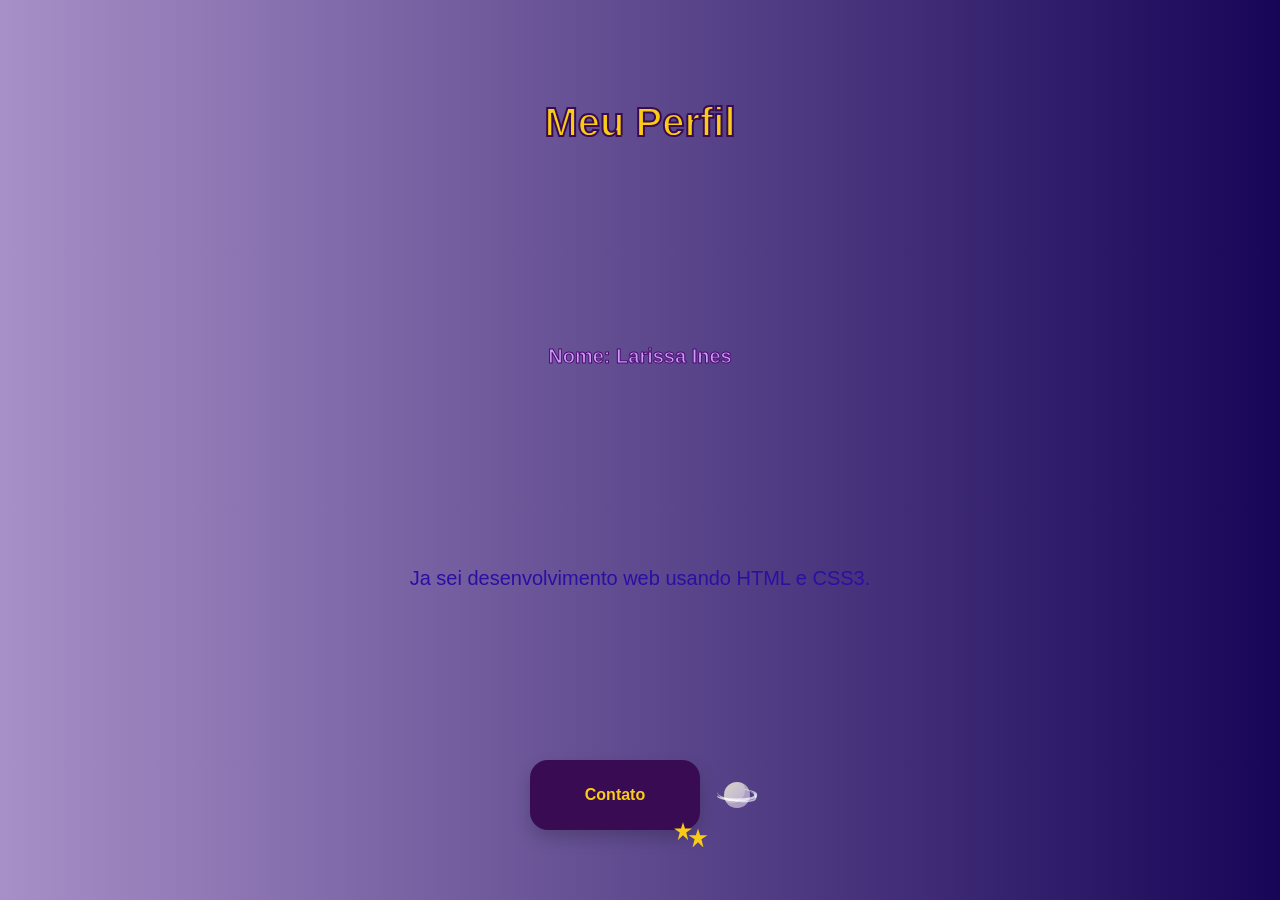
<file: 2/index.html>
<!DOCTYPE html>
<html lang="en">
<head>
    <meta charset="UTF-8">
    <meta name="viewport" content="width=device-width, initial-scale=1.0">
    <title>Meu Perfil</title>
    <link rel="stylesheet" href="style.css">
</head>
<body>
    <h1>Meu Perfil</h1>
    <h2>Nome: Larissa Ines</h2>

    <p>
        Ja sei desenvolvimento web usando HTML e CSS3.
    </p>

    <div style="display: flex; align-items: center; justify-content: center; gap: 12px;">
        <button class="botao-estrela">Contato</button>
        <span class="saturno" aria-label="Saturno"></span>
    </div>
</body>
</html>
</file>
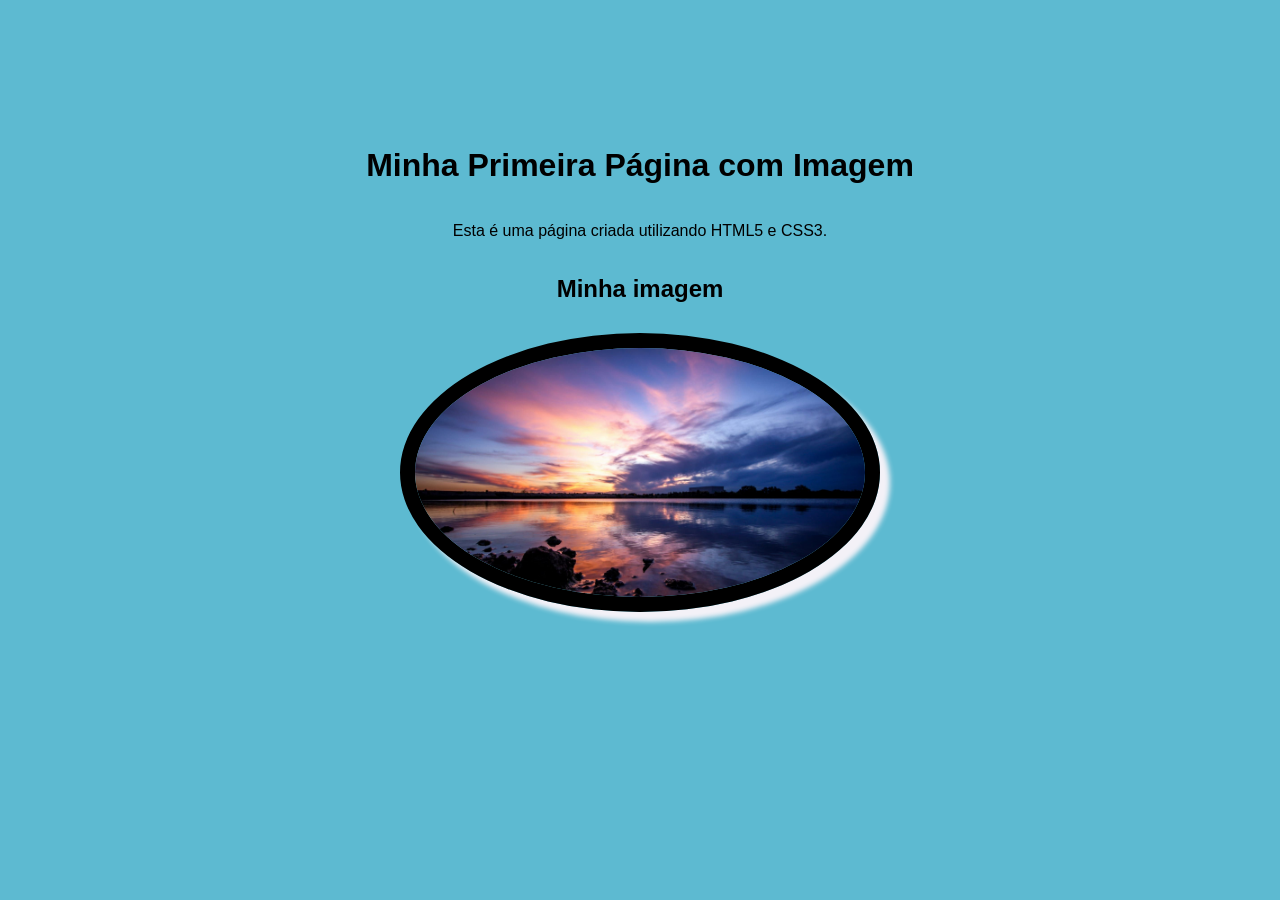
<file: 3/index.html>
<!DOCTYPE html>
<html lang="en">
<head>
    <meta charset="UTF-8">
    <meta name="viewport" content="width=device-width, initial-scale=1.0">
    <title>Minha imagem</title>
    <link rel="stylesheet" href="style.css">
</head>
<body>

    <h1>Minha Primeira Página com Imagem</h1>
    <p>Esta é uma página criada utilizando HTML5 e CSS3.</p>

    <h2>Minha imagem</h2>
    <img src="img/imagem.jpg" alt="Pôr do sol colorido sobre as águas calmas de um lago, com o céu dividido entre tons de rosa e laranja à esquerda e azul-escuro à direita, refletindo-se na superfície da água com pedras escuras na margem em primeiro plano." class="foto">

</body>
</file>
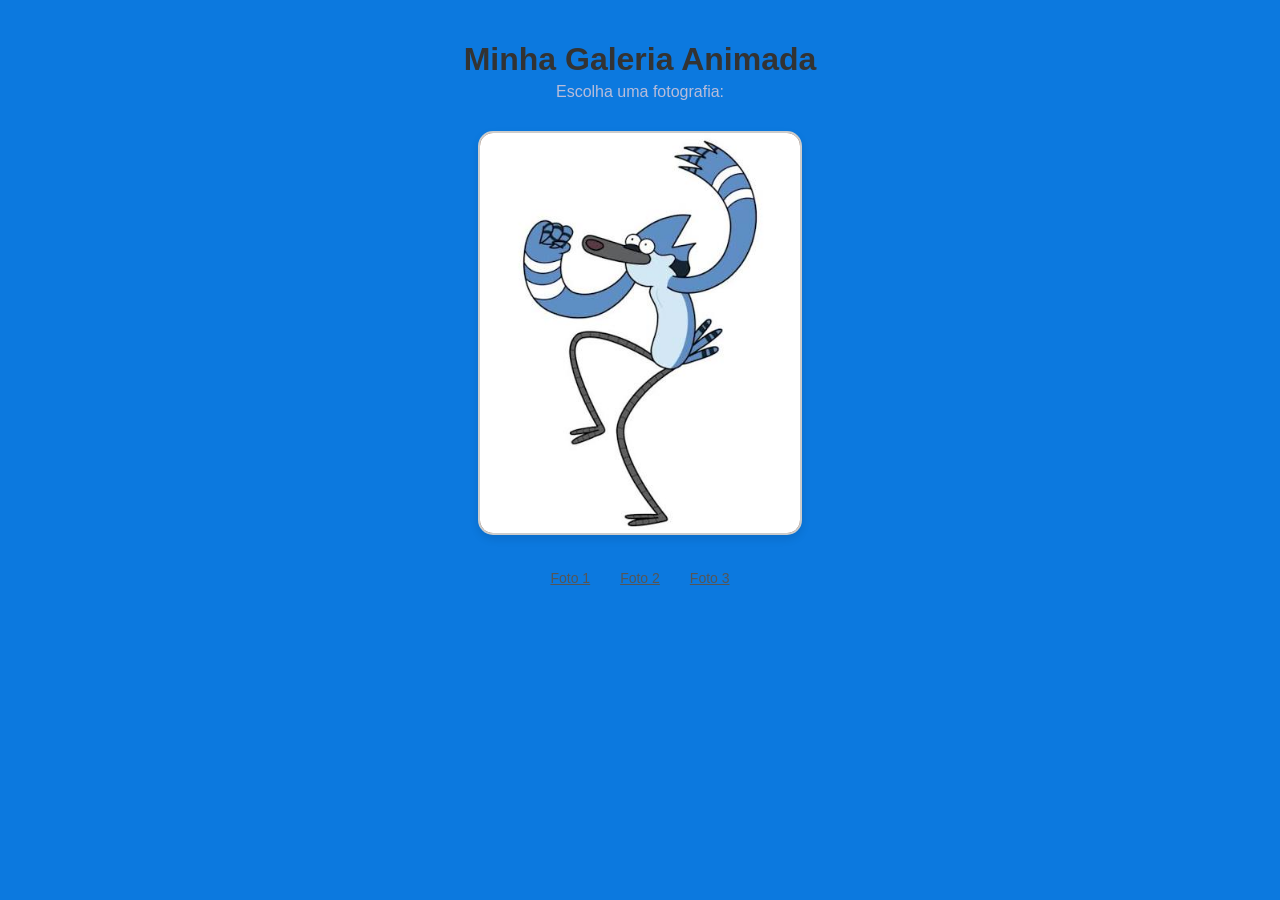
<file: 3009/index.html>
<!DOCTYPE html>
<html lang="pt-BR">
<head>
    <meta charset="UTF-8">
    <meta name="viewport" content="width=device-width, initial-scale=1.0">
    <title>Minha Galeria Animada</title>
    <link rel="stylesheet" href="style.css">
</head>
<body>

    <h1>Minha Galeria Animada</h1>
    <p>Escolha uma fotografia:</p>

    <div class="galeria-container">
        <img id="fotoExibida" class="foto-principal" src="img/mordecai.jpg" alt="Foto da Galeria">
    </div>

    <div class="navegacao">
        <button class="botao-foto" onclick="mudarFoto('img/mordecai.jpg', '#0c79df')">Foto 1</button>
        <button class="botao-foto" onclick="mudarFoto('img/rigby.jpg', '#582c02')">Foto 2</button>
        <button class="botao-foto" onclick="mudarFoto('img/mer.jpg', '#d3ecb7')">Foto 3</button>
    </div>

    
    <script src="script.js"></script>
</body>
</html>
</file>
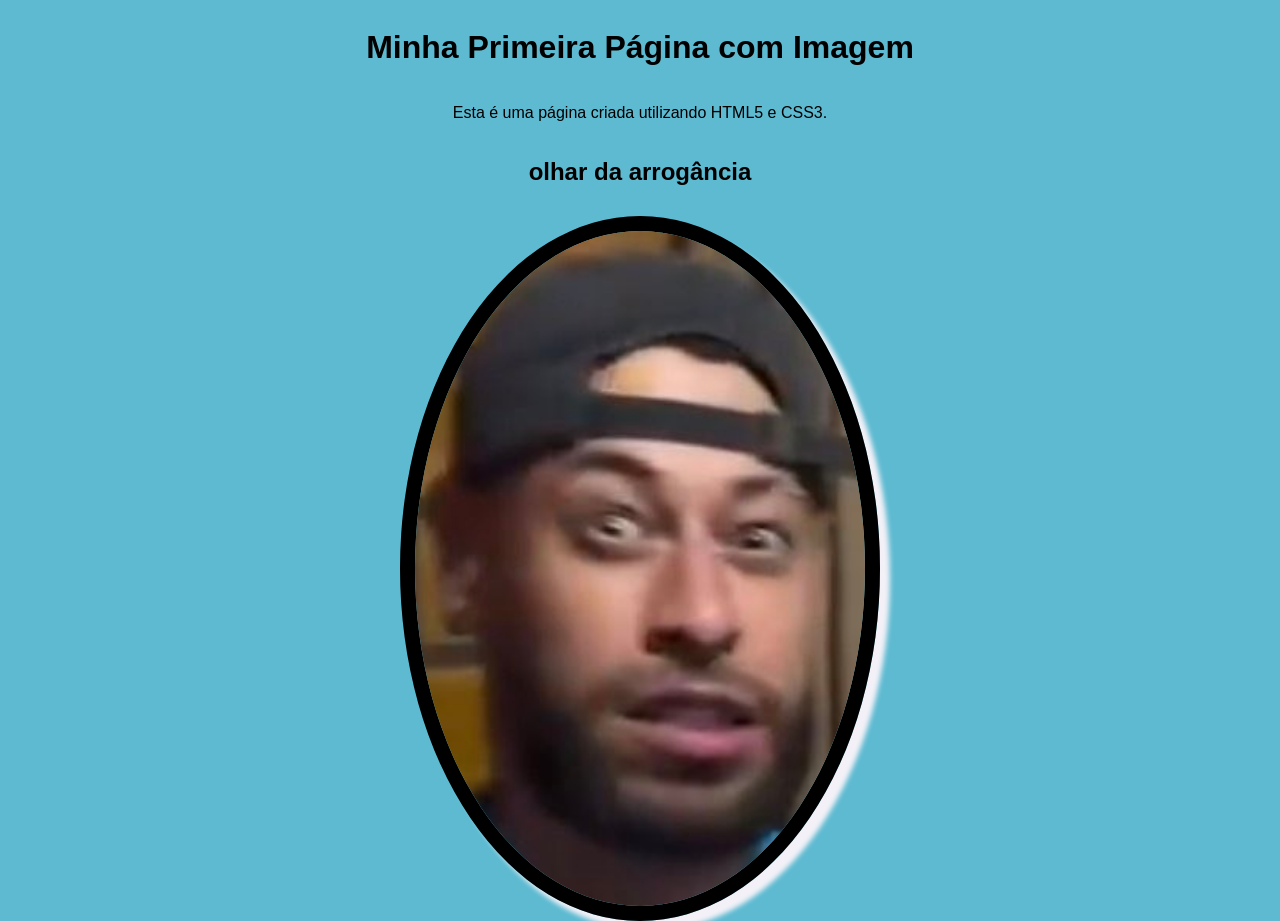
<file: 4/index.html>
<!DOCTYPE html>
<html lang="en">
<head>
    <meta charset="UTF-8">
    <meta name="viewport" content="width=device-width, initial-scale=1.0">
    <title>Minha imagem</title>
    <link rel="stylesheet" href="style.css">
</head>
<body>

    <h1>Minha Primeira Página com Imagem</h1>
    <p>Esta é uma página criada utilizando HTML5 e CSS3.</p>

    <h2>olhar da arrogância</h2>
    <img src="img/arrogante.jpg" alt="arrogante" class="foto">

</body>
</file>
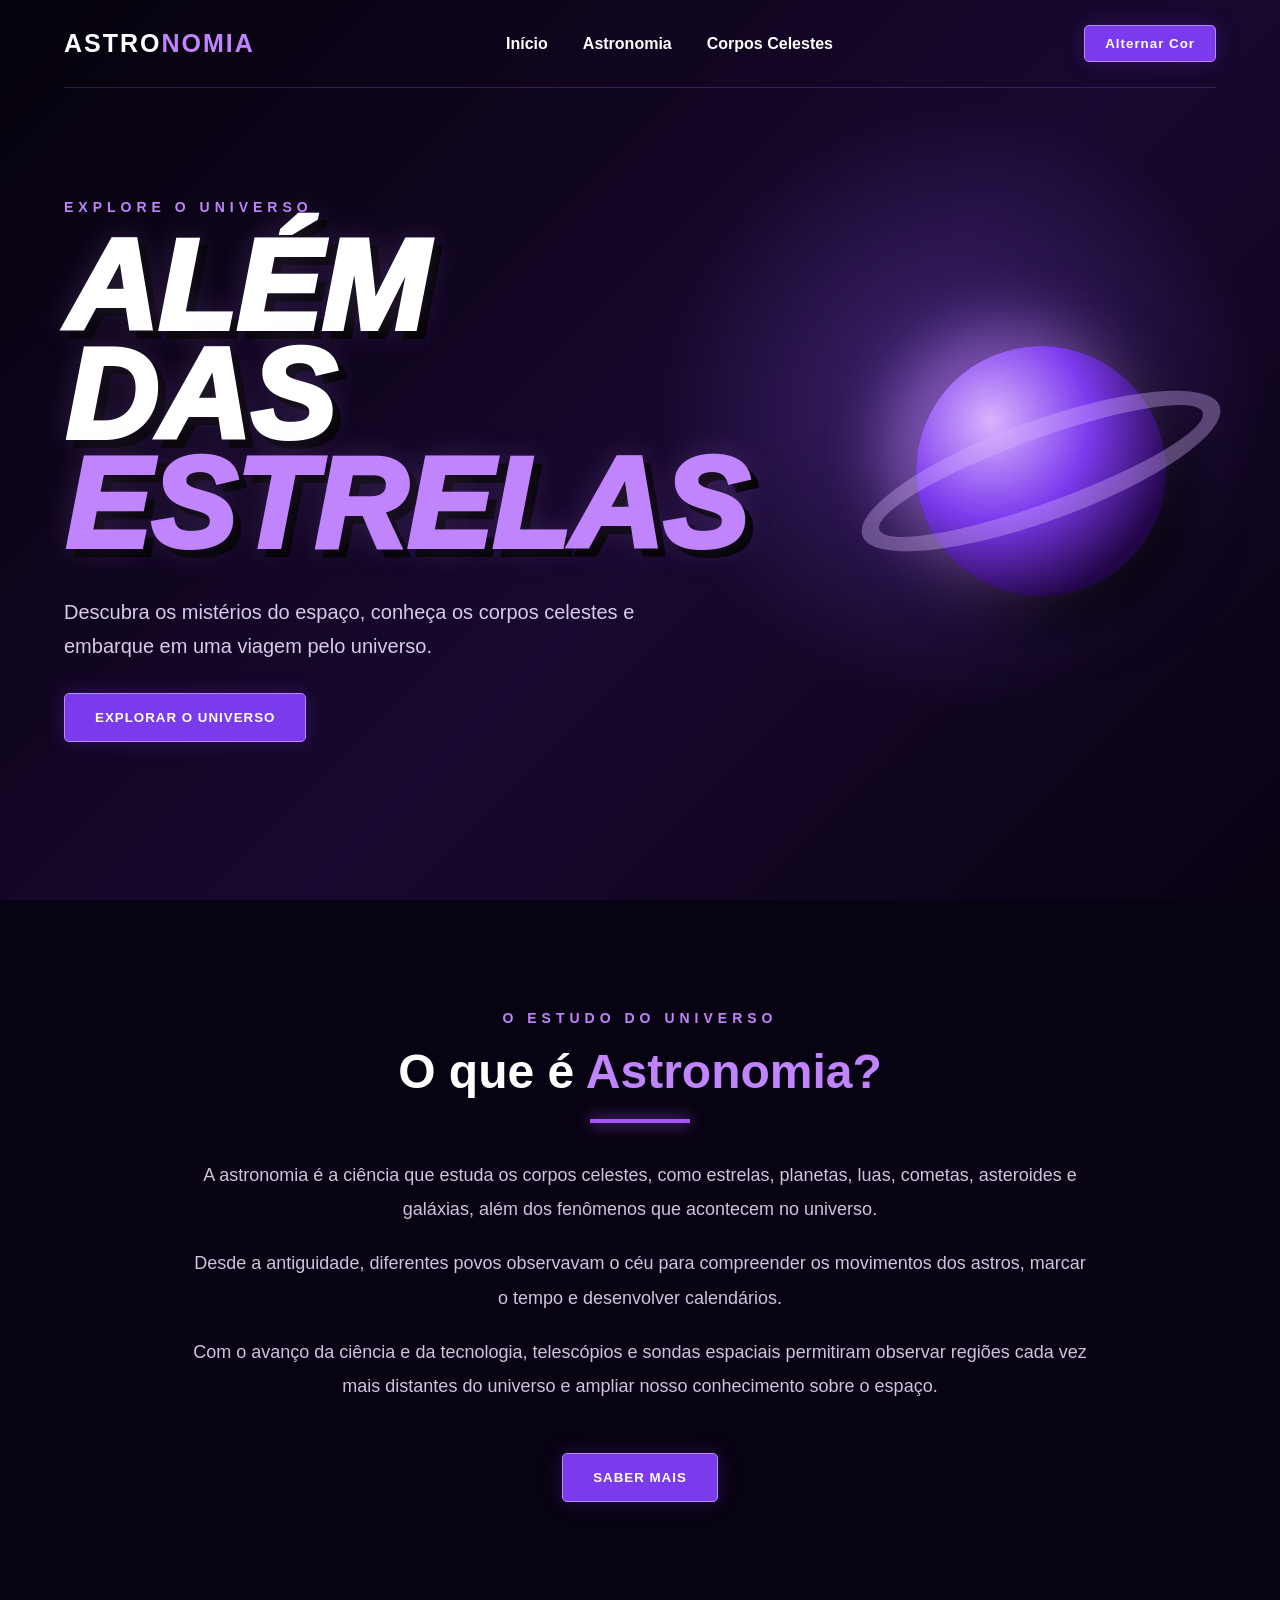
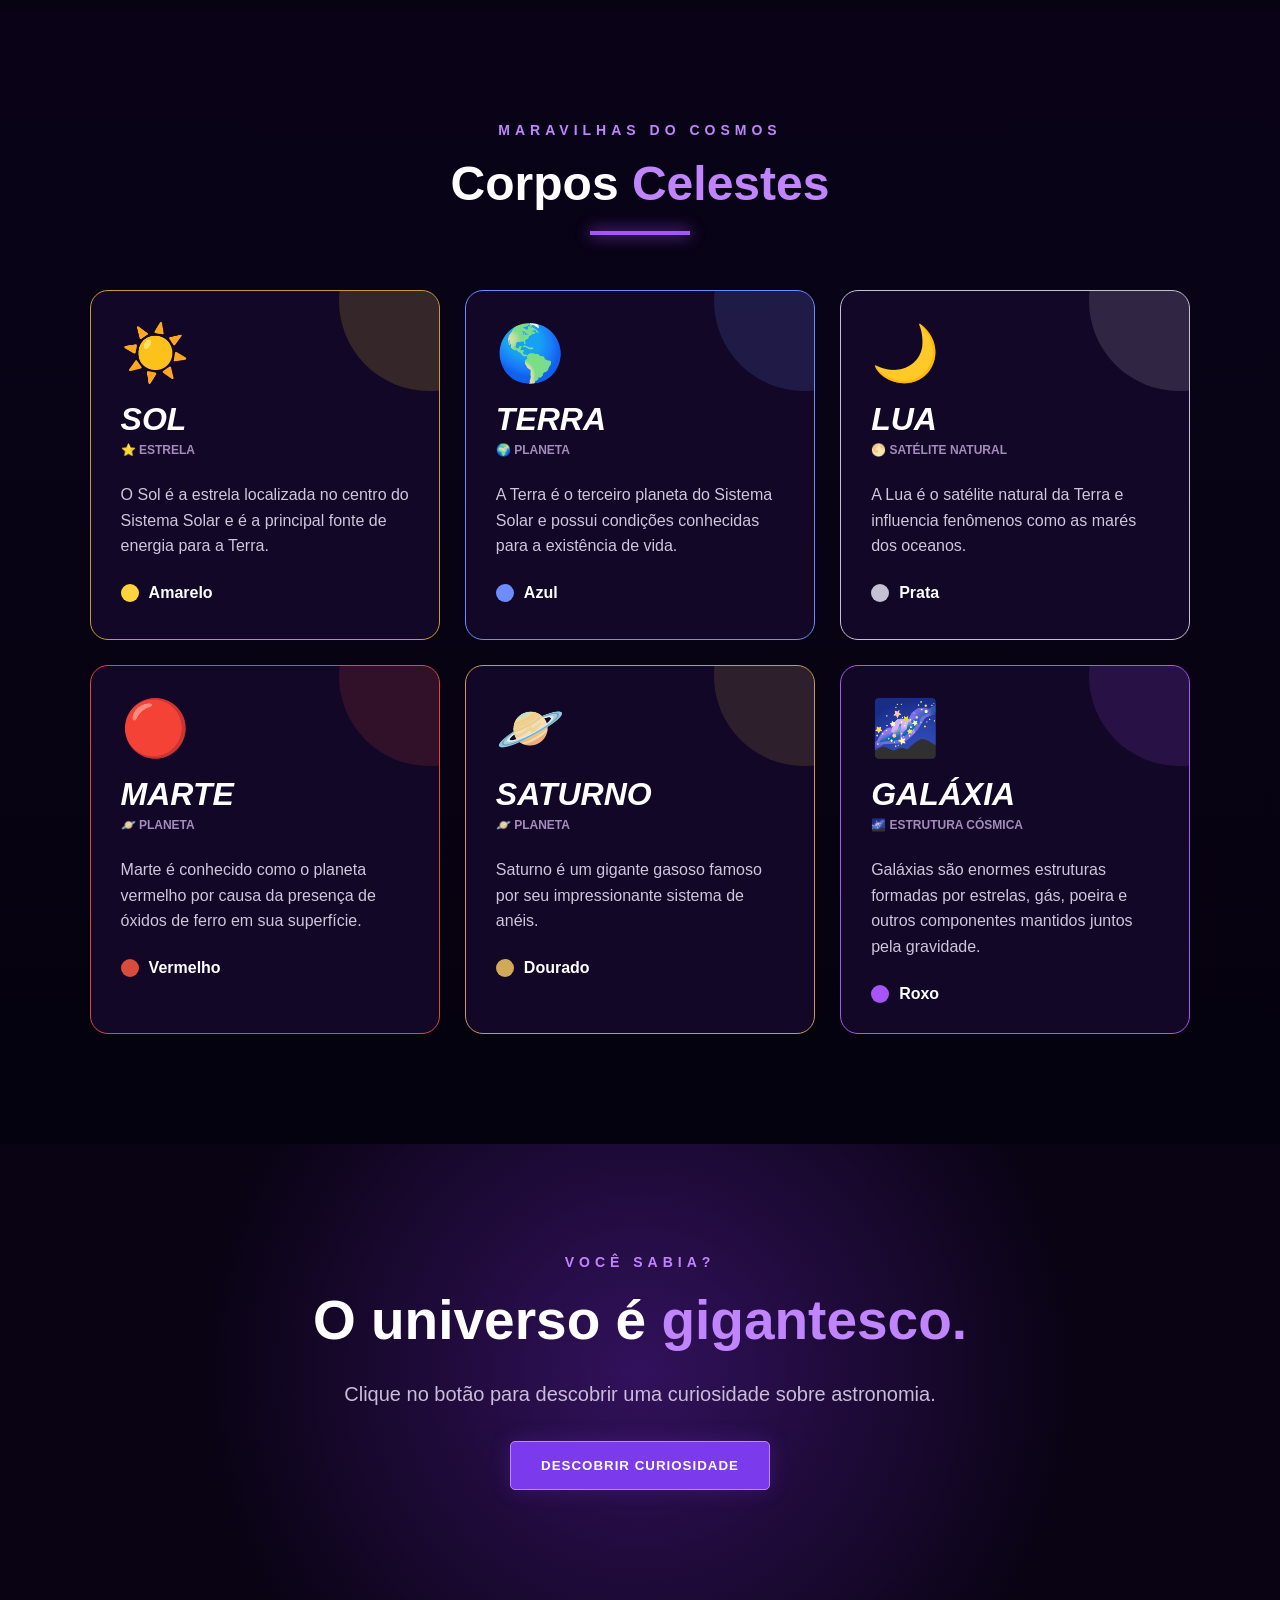
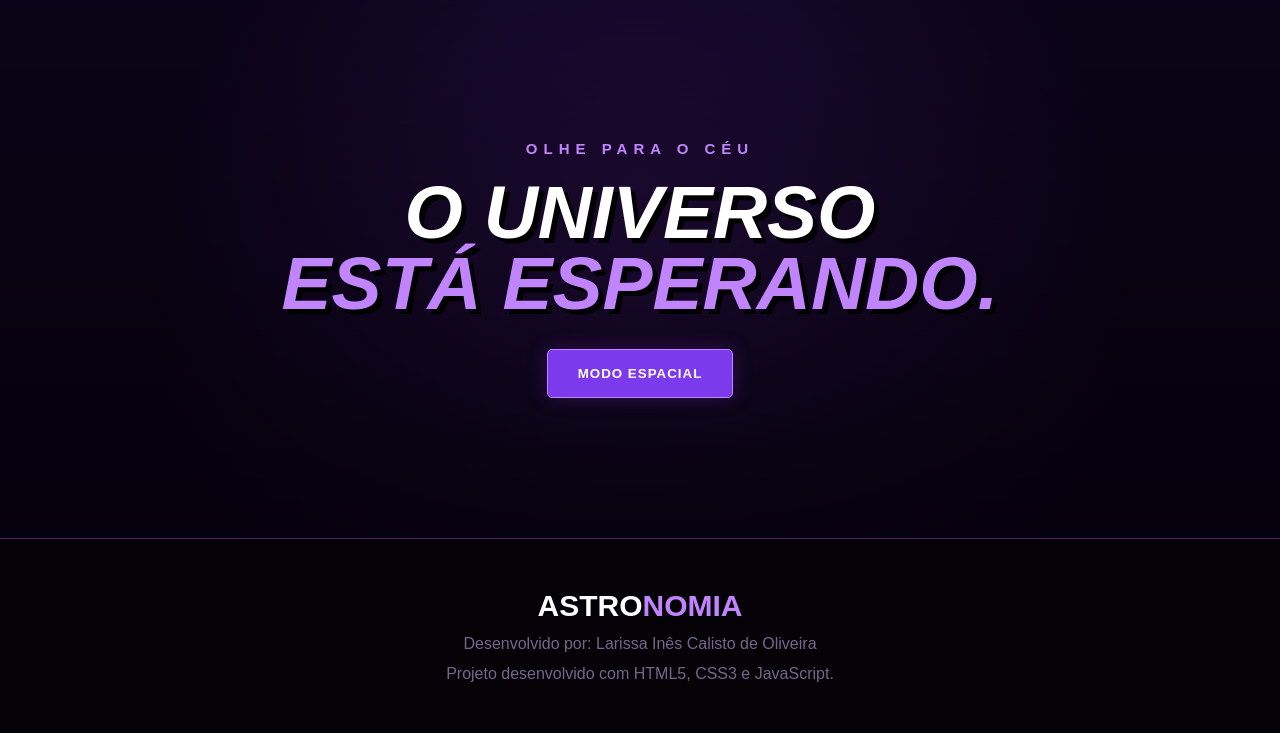
<file: atividade/index.html>
<!DOCTYPE html>
<html lang="pt-BR">

<head>
    <meta charset="UTF-8">
    <meta name="viewport" content="width=device-width, initial-scale=1.0">
    <title>Astronomia - Explorando o Universo</title>
    <link rel="stylesheet" href="style.css">
</head>

<body>

    <header id="inicio">
<nav>
    <div class="logo">ASTRO<span>NOMIA</span></div>

    <ul>
        <li><a href="#inicio">Início</a></li>
        <li><a href="#historia">Astronomia</a></li>
        <li><a href="#corpos">Corpos Celestes</a></li>
    </ul>
    <button onclick="alternarCorTema()" id="btn-tema" style="margin-top: 0; padding: 10px 20px;">Alternar Cor</button>
</nav>

        <section class="hero">
            <div class="hero-text">
                <p class="subtitulo">EXPLORE O UNIVERSO</p>

                <h1>
                    ALÉM<br>
                    DAS <span>ESTRELAS</span>
                </h1>

                <p>
                    Descubra os mistérios do espaço, conheça os corpos
                    celestes e embarque em uma viagem pelo universo.
                </p>

                <button onclick="explorarUniverso()">
                    EXPLORAR O UNIVERSO
                </button>
            </div>

            <div class="planeta">
                <div class="anel"></div>
                <div class="planeta-corpo"></div>
            </div>
        </section>
    </header>

    <main>

        <section id="historia" class="historia">

            <p class="titulo-pequeno">O ESTUDO DO UNIVERSO</p>

            <h2>
                O que é <span>Astronomia?</span>
            </h2>

            <div class="linha"></div>

            <p>
                A astronomia é a ciência que estuda os corpos celestes,
                como estrelas, planetas, luas, cometas, asteroides e
                galáxias, além dos fenômenos que acontecem no universo.
            </p>

            <p>
                Desde a antiguidade, diferentes povos observavam o céu
                para compreender os movimentos dos astros, marcar o
                tempo e desenvolver calendários.
            </p>

            <p>
                Com o avanço da ciência e da tecnologia, telescópios e
                sondas espaciais permitiram observar regiões cada vez
                mais distantes do universo e ampliar nosso conhecimento
                sobre o espaço.
            </p>

            <button onclick="mostrarHistoria()">
                SABER MAIS
            </button>

            <p id="textoExtra"></p>

        </section>


        <section id="corpos" class="corpos">

            <p class="titulo-pequeno">MARAVILHAS DO COSMOS</p>

            <h2>
                Corpos <span>Celestes</span>
            </h2>

            <div class="linha"></div>

            <div class="cards">

                <div class="card sol">
                    <div class="icone">☀️</div>

                    <h3>SOL</h3>

                    <p class="categoria">
                        ⭐ ESTRELA
                    </p>

                    <p>
                        O Sol é a estrela localizada no centro do
                        Sistema Solar e é a principal fonte de energia
                        para a Terra.
                    </p>

                    <div class="cor">
                        <span></span>
                        Amarelo
                    </div>
                </div>


                <div class="card terra">
                    <div class="icone">🌎</div>

                    <h3>TERRA</h3>

                    <p class="categoria">
                        🌍 PLANETA
                    </p>

                    <p>
                        A Terra é o terceiro planeta do Sistema Solar
                        e possui condições conhecidas para a existência
                        de vida.
                    </p>

                    <div class="cor">
                        <span></span>
                        Azul
                    </div>
                </div>


                <div class="card lua">
                    <div class="icone">🌙</div>

                    <h3>LUA</h3>

                    <p class="categoria">
                        🌕 SATÉLITE NATURAL
                    </p>

                    <p>
                        A Lua é o satélite natural da Terra e influencia
                        fenômenos como as marés dos oceanos.
                    </p>

                    <div class="cor">
                        <span></span>
                        Prata
                    </div>
                </div>


                <div class="card marte">
                    <div class="icone">🔴</div>

                    <h3>MARTE</h3>

                    <p class="categoria">
                        🪐 PLANETA
                    </p>

                    <p>
                        Marte é conhecido como o planeta vermelho por
                        causa da presença de óxidos de ferro em sua
                        superfície.
                    </p>

                    <div class="cor">
                        <span></span>
                        Vermelho
                    </div>
                </div>


                <div class="card saturno">
                    <div class="icone">🪐</div>

                    <h3>SATURNO</h3>

                    <p class="categoria">
                        🪐 PLANETA
                    </p>

                    <p>
                        Saturno é um gigante gasoso famoso por seu
                        impressionante sistema de anéis.
                    </p>

                    <div class="cor">
                        <span></span>
                        Dourado
                    </div>
                </div>


                <div class="card galaxia">
                    <div class="icone">🌌</div>

                    <h3>GALÁXIA</h3>

                    <p class="categoria">
                        🌌 ESTRUTURA CÓSMICA
                    </p>

                    <p>
                        Galáxias são enormes estruturas formadas por
                        estrelas, gás, poeira e outros componentes
                        mantidos juntos pela gravidade.
                    </p>

                    <div class="cor">
                        <span></span>
                        Roxo
                    </div>
                </div>

            </div>

        </section>


        <section class="curiosidade">

            <div class="curiosidade-conteudo">

                <p class="titulo-pequeno">VOCÊ SABIA?</p>

                <h2>
                    O universo é <span>gigantesco.</span>
                </h2>

                <p id="curiosidadeTexto">
                    Clique no botão para descobrir uma curiosidade
                    sobre astronomia.
                </p>

                <button onclick="novaCuriosidade()">
                    DESCOBRIR CURIOSIDADE
                </button>

            </div>

        </section>


        <section class="frase">

            <p>OLHE PARA O CÉU</p>

            <h2>
                O UNIVERSO<br>
                <span>ESTÁ ESPERANDO.</span>
            </h2>

            <button onclick="mudarTema()">
                MODO ESPACIAL
            </button>

        </section>

    </main>


    <footer>

        <h2>
            ASTRO<span>NOMIA</span>
        </h2>

        <p>
            Desenvolvido por: Larissa Inês Calisto de Oliveira
        </p>

        <p>
            Projeto desenvolvido com HTML5, CSS3 e JavaScript.
        </p>

    </footer>


    <script src="script.js"></script>

</body>
</html>
</file>
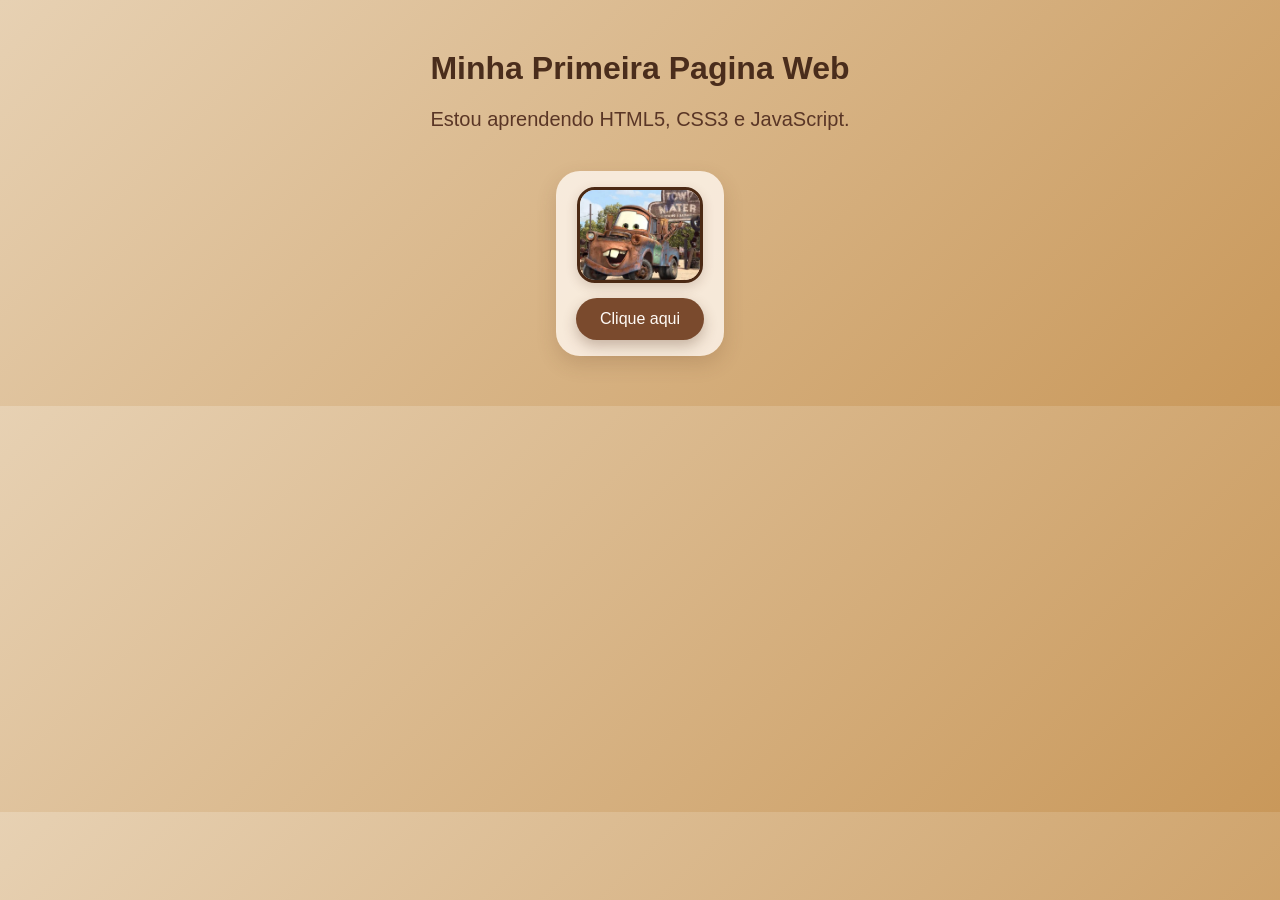
<file: atividade/1/index.html>
<!DOCTYPE html>
<html lang="en">
<head>
    <meta charset="UTF-8">
    <meta name="viewport" content="width=device-width, initial-scale=1.0">
    <title>Document</title>
    <link rel="stylesheet" href="style.css">
</head>
<body>
    <h1 id="titulo">Minha Primeira Pagina Web</h1>

    <p id="texto">
        Estou aprendendo HTML5, CSS3 e JavaScript.
    </p>

    <div class="container-botao">
        <img class="imagem-botao" src="img/mate.jpg" alt="Imagem de exemplo" />
        <button class="botao-com-imagem" onclick="alterarTexto()">
            Clique aqui
        </button>
    </div>

    <script src="script.js"></script>
</body>
</html>
</file>
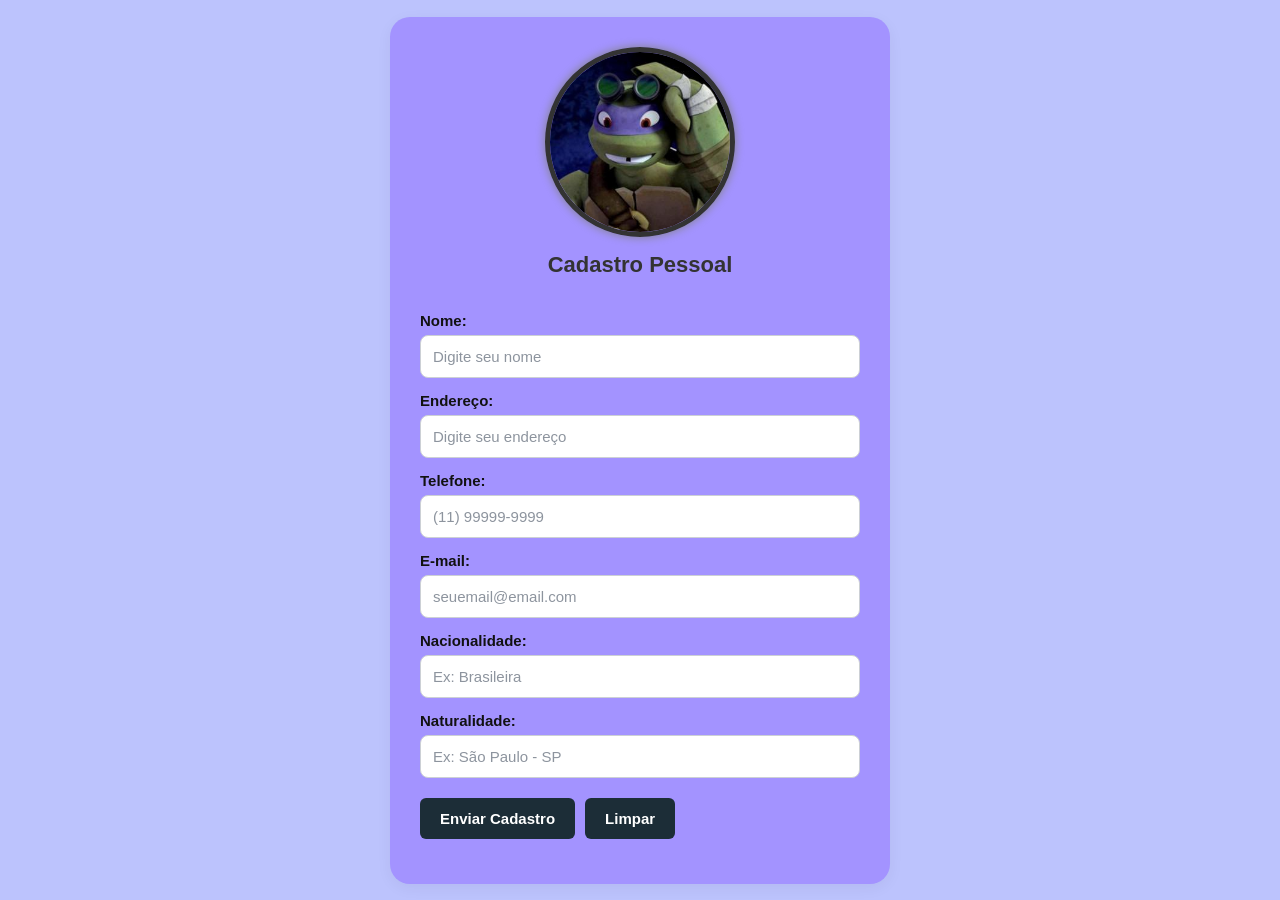
<file: atividade/2/index.html>
<!DOCTYPE html>
<html lang="pt-BR">
<head>
    <meta charset="UTF-8">
    <meta name="viewport" content="width=device-width, initial-scale=1.0">
    <title>Formulário de Cadastro</title>
    <link rel="stylesheet" href="style.css">
</head>
<body>

    <div class="container">
        <img src="img/Donatelo.jpeg" alt="Minha fotografia" class="foto">

            <h2>Cadastro Pessoal</h2>

        <form id="formulario">
            <label for="nome">Nome:</label>
            <input type="text" id="nome" name="nome" placeholder="Digite seu nome" required>

            <label for="endereco">Endereço:</label>
            <input type="text" id="endereco" name="endereco" placeholder="Digite seu endereço" required>

            <label for="telefone">Telefone:</label>
            <input type="tel" id="telefone" name="telefone" placeholder="(11) 99999-9999" required>

            <label for="email">E-mail:</label>
            <input type="email" id="email" name="email" placeholder="seuemail@email.com" required>

            <label for="nacionalidade">Nacionalidade:</label>
            <input type="text" id="nacionalidade" name="nacionalidade" placeholder="Ex: Brasileira" required>

            <label for="naturalidade">Naturalidade:</label>
            <input type="text" id="naturalidade" name="naturalidade" placeholder="Ex: São Paulo - SP" required>

            <div class="button-container">
                <button type="submit" id="enviar">Enviar Cadastro</button>
                <button type="button" id="limpar" onclick="limparFormulario()">Limpar</button>
            </div>
        </form>

        <div id="mensagem"></div>
    </div>

    <script src="script.js"></script>
</body>
</html>
</file>
<file: 2/style.css>
html,body{
  display: grid;
  height: 100%;
  width: 100%;
  place-items: center;
  background: -webkit-linear-gradient(left,#A78FC7, #170557);
  text-align: center;
  font-family: Arial, sans-serif;
}


h1{
    color: #facc15;
    font-size:40px;
    Margin:30px;
    -webkit-text-stroke-width: 2px;
    -webkit-text-stroke-color: #380b52;

}

h2{
    color: #ce99fa;
    font-size:20px;
    Margin:30px;
    -webkit-text-stroke-width: 1px;
    -webkit-text-stroke-color: #4b0c70;

}

p{
    color: #2a0fa3;
    font-size:20px;
    Margin:30px;
    

}

.botao-estrela {
    position: relative;
    width: 170px;
    height: 70px;
    padding: 0 18px;
    background-color: #380b52;
    color: #facc15;
    border: none;
    border-radius: 18px;
    display: inline-flex;
    align-items: center;
    justify-content: center;
    font-weight: 700;
    font-size: 16px;
    cursor: pointer;
    box-shadow: 0 8px 18px rgba(0, 0, 0, 0.2);
    transition: transform 0.2s ease, filter 0.2s ease;
    overflow: visible;
}

.botao-estrela::before,
.botao-estrela::after {
    content: "";
    position: absolute;
    bottom: -10px;
    right: 8px;
    width: 18px;
    height: 18px;
    background: #facc15;
    clip-path: polygon(50% 0%, 61% 35%, 100% 35%, 68% 57%, 79% 100%, 50% 73%, 21% 100%, 32% 57%, 0% 35%, 39% 35%);
    box-shadow: 0 0 0 2px rgba(54, 13, 108, 0.15);
}

.botao-estrela::after {
    right: -8px;
    bottom: -18px;
    width: 20px;
    height: 20px;
    transform: scale(0.95);
}

.botao-estrela::selection {
    background: transparent;
}

.botao-estrela:hover {
    transform: scale(1.03);
    filter: brightness(1.08);
}

.botao-estrela + .saturno {
    position: relative;
    display: inline-block;
    vertical-align: middle;
    margin-left: 12px;
    width: 26px;
    height: 26px;
    border-radius: 50%;
    background: linear-gradient(135deg, #d9d4c7, #b6a8d8);
    box-shadow: inset -5px -5px 0 rgba(94, 70, 133, 0.2);
}

.botao-estrela + .saturno::before {
    content: "";
    position: absolute;
    left: 50%;
    top: 50%;
    transform: translate(-50%, -50%);
    width: 38px;
    height: 10px;
    border: 3px solid rgba(255, 255, 255, 0.7);
    border-top: 0;
    border-left: 0;
    border-radius: 50%;
}

.botao-estrela + .saturno::after {
    content: "";
    position: absolute;
    left: 50%;
    top: 50%;
    transform: translate(-50%, -50%) rotate(8deg);
    width: 38px;
    height: 12px;
    border: 2px solid rgba(255, 255, 255, 0.6);
    border-top: 0;
    border-left: 0;
    border-radius: 50%;
}
</file>
<file: 3/style.css>
html,body{
  display: grid;
  height: 50%;
  width: 100%;
  place-items: center;
  background: -webkit-linear-gradient(left,#5dbad1,#5dbad1);
  text-align: center;
  font-family: Arial, sans-serif;
}

img {
    width:450px;
    height: auto;
    border-radius: 50%;
    border: 15px solid rgb(0, 0, 0);
    object-fit: cover;
    box-shadow: 10px 10px 5px rgb(243, 241, 247);
    margin-top: 10px;
}
</file>
<file: 3009/style.css>
body {
    font-family: Arial, sans-serif;
    text-align: center;
    background-color: #0c79df;
    margin: 0;
    padding: 20px;
    transition: background-color 0.6s ease;
}

h1 {
    color: #333;
    margin-bottom: 5px;
}

p {
    color: #b8bdda;
    margin-top: 0;
    margin-bottom: 30px;
}

.galeria-container {
    width: 320px;
    height: 400px;
    margin: 0 auto 30px auto;
    border: 2px solid #ccc;
    border-radius: 15px;
    overflow: hidden;
    box-shadow: 0 4px 8px rgba(0, 0, 0, 0.1);
    background-color: #502105;
    display: flex;
    align-items: center;
    justify-content: center;
}

.foto-principal {
    width: 100%;
    height: 100%;
    object-fit: cover;
    transition: transform 0.4s ease;
}

.galeria-container:hover .foto-principal {
    transform: scale(1.2); 
}

.navegacao {
    display: flex;
    justify-content: center;
    gap: 20px;
}

.botao-foto {
    background: none;
    border: none;
    color: #555;
    cursor: pointer;
    font-size: 14px;
    text-decoration: underline;
    padding: 5px;
}

.botao-foto:hover {
    color: #000;
}
</file>
<file: 4/style.css>
html,body{
  display: grid;
  height: 500px;
  width: 100%;
  place-items: center;
  background: -webkit-linear-gradient(left,#5dbad1,#5dbad1);
  text-align: center;
  font-family: Arial, sans-serif;
}

img {
    width:450px;
    height: auto;
    border-radius: 510%;
    border: 15px solid rgb(0, 0, 0);
    object-fit: cover;
    box-shadow: 10px 10px 5px rgb(243, 241, 247);
    margin-top: 10px;
}
</file>
<file: atividade/style.css>
* {
    margin: 0;
    padding: 0;
    box-sizing: border-box;
    scroll-behavior: smooth;
}

body {
    font-family: Arial, Helvetica, sans-serif;
    background: #080312;
    color: white;
    overflow-x: hidden;
    transition: 0.5s;
}

body::before {
    content: "";
    position: fixed;
    inset: 0;
    pointer-events: none;
    opacity: 0.45;
    z-index: -1;

    background-image:
        radial-gradient(white 1px, transparent 1px),
        radial-gradient(#c084fc 1px, transparent 1px);

    background-size: 90px 90px, 150px 150px;
    background-position: 10px 20px, 50px 80px;
}


/* =========================
   HEADER
========================= */

header {
    min-height: 100vh;

    background:
        radial-gradient(
            circle at 75% 45%,
            rgba(139, 92, 246, 0.35),
            transparent 28%
        ),
        linear-gradient(
            135deg,
            #05020b,
            #18082f 55%,
            #090313
        );
}

nav {
    width: 90%;
    margin: auto;
    padding: 25px 0;

    display: flex;
    align-items: center;
    justify-content: space-between;

    border-bottom: 1px solid rgba(192,132,252,0.2);
}

.logo {
    font-size: 25px;
    font-weight: 900;
    letter-spacing: 2px;
}

.logo span,
footer span {
    color: #c084fc;
}

nav ul {
    display: flex;
    list-style: none;
    gap: 35px;
}

nav a {
    color: white;
    text-decoration: none;
    font-weight: bold;
    transition: 0.3s;
}

nav a:hover {
    color: #c084fc;
}


/* =========================
   HERO
========================= */

.hero {
    width: 90%;
    min-height: 85vh;
    margin: auto;

    display: flex;
    align-items: center;
    justify-content: space-between;
}

.hero-text {
    max-width: 700px;
}

.subtitulo,
.titulo-pequeno {
    color: #c084fc;
    font-size: 14px;
    font-weight: bold;
    letter-spacing: 5px;
    margin-bottom: 18px;
}

.hero h1 {
    font-size: clamp(65px, 10vw, 140px);
    line-height: 0.85;
    font-weight: 1000;
    font-style: italic;

    text-shadow:
        0 0 30px rgba(192,132,252,0.2),
        8px 8px 0 #000;
}

.hero h1 span {
    color: #c084fc;
}

.hero-text > p:not(.subtitulo) {
    max-width: 600px;
    margin-top: 35px;

    color: #d8cbea;
    font-size: 20px;
    line-height: 1.7;
}

button {
    margin-top: 30px;

    padding: 16px 30px;

    border: 1px solid #c084fc;
    border-radius: 5px;

    background: #7c3aed;
    color: white;

    font-weight: 900;
    letter-spacing: 1px;

    cursor: pointer;

    transition: 0.3s;

    box-shadow:
        0 0 20px rgba(124,58,237,0.25);
}

button:hover {
    background: #c084fc;
    color: #160725;

    box-shadow:
        0 0 25px rgba(192,132,252,0.6);

    transform: translateY(-4px);
}


/* =========================
   PLANETA
========================= */

.planeta {
    width: 350px;
    height: 350px;

    position: relative;

    display: flex;
    justify-content: center;
    align-items: center;
}

.planeta-corpo {
    width: 250px;
    height: 250px;

    border-radius: 50%;

    background:
        radial-gradient(
            circle at 30% 30%,
            #d8b4fe,
            #7c3aed 40%,
            #24064b 75%,
            #090313
        );

    box-shadow:
        -30px -20px 60px rgba(192,132,252,0.55),
        20px 20px 60px rgba(0,0,0,0.9);

    animation: flutuar 5s ease-in-out infinite;
}

.anel {
    position: absolute;

    width: 380px;
    height: 100px;

    border: 18px solid rgba(216,180,254,0.35);

    border-radius: 50%;

    transform: rotate(-20deg);

    z-index: 2;
}

@keyframes flutuar {

    0%, 100% {
        transform: translateY(0);
    }

    50% {
        transform: translateY(-20px);
    }
}


/* =========================
   HISTÓRIA
========================= */

.historia {
    width: 80%;
    max-width: 1100px;

    margin: 110px auto;

    text-align: center;
}

.historia h2,
.corpos h2 {
    font-size: 48px;
    margin-bottom: 20px;
}

.historia h2 span,
.corpos h2 span {
    color: #c084fc;
}

.linha {
    width: 100px;
    height: 4px;

    background: #a855f7;

    margin: 0 auto 35px;

    box-shadow: 0 0 15px #a855f7;
}

.historia > p:not(.titulo-pequeno):not(#textoExtra) {
    color: #cfc4df;

    font-size: 18px;
    line-height: 1.9;

    margin: 20px auto;

    max-width: 900px;
}

#textoExtra {
    color: #c084fc;

    max-width: 800px;

    margin: 25px auto;

    line-height: 1.8;

    font-weight: bold;
}


/* =========================
   CORPOS CELESTES
========================= */

.corpos {
    padding: 110px 7%;

    text-align: center;

    background:
        linear-gradient(
            rgba(10,3,25,0.92),
            rgba(5,2,15,0.98)
        );
}

.cards {
    margin-top: 55px;

    display: grid;

    grid-template-columns: repeat(3, 1fr);

    gap: 25px;
}

.card {
    min-height: 350px;

    padding: 30px;

    background: rgba(20,8,42,0.88);

    border: 1px solid #45216d;

    border-radius: 18px;

    text-align: left;

    position: relative;

    overflow: hidden;

    transition: 0.4s;
}

.card::after {
    content: "";

    position: absolute;

    width: 180px;
    height: 180px;

    border-radius: 50%;

    right: -80px;
    top: -80px;

    opacity: 0.15;

    transition: 0.4s;
}

.card:hover {
    transform: translateY(-12px);

    border-color: #c084fc;

    box-shadow:
        0 15px 40px rgba(0,0,0,0.5),
        0 0 25px rgba(168,85,247,0.18);
}

.card:hover::after {
    transform: scale(1.5);
}

.icone {
    font-size: 55px;
}

.card h3 {
    margin-top: 15px;

    font-size: 32px;

    font-style: italic;
}

.categoria {
    margin-top: 5px;

    font-size: 12px;

    color: #a58bbd;

    font-weight: bold;
}

.card > p:not(.categoria) {
    margin-top: 25px;

    color: #cfc5dc;

    line-height: 1.6;
}

.cor {
    margin-top: 25px;

    display: flex;

    align-items: center;

    gap: 10px;

    font-weight: bold;
}

.cor span {
    width: 18px;
    height: 18px;

    border-radius: 50%;
}


/* =========================
   CORES DOS CARDS
========================= */

.sol {
    border-color: #c89b35;
}

.sol::after {
    background: #ffd43b;
}

.sol .cor span {
    background: #ffd43b;
}

.terra {
    border-color: #6d8cff;
}

.terra::after {
    background: #6d8cff;
}

.terra .cor span {
    background: #6d8cff;
}

.lua {
    border-color: #c7bfd4;
}

.lua::after {
    background: #dcd4e8;
}

.lua .cor span {
    background: #c7bfd4;
}

.marte {
    border-color: #d94b3d;
}

.marte::after {
    background: #d94b3d;
}

.marte .cor span {
    background: #d94b3d;
}

.saturno {
    border-color: #c99b52;
}

.saturno::after {
    background: #d2a85a;
}

.saturno .cor span {
    background: #d2a85a;
}

.galaxia {
    border-color: #a855f7;
}

.galaxia::after {
    background: #a855f7;
}

.galaxia .cor span {
    background: #a855f7;
}


/* =========================
   CURIOSIDADE
========================= */

.curiosidade {
    padding: 110px 20px;

    text-align: center;

    background:
        radial-gradient(
            circle at center,
            #32115c,
            #090313 65%
        );
}

.curiosidade-conteudo {
    max-width: 800px;
    margin: auto;
}

.curiosidade h2 {
    font-size: 55px;
    margin-bottom: 25px;
}

.curiosidade h2 span {
    color: #c084fc;
}

#curiosidadeTexto {
    color: #c9bdd8;

    font-size: 20px;

    line-height: 1.7;
}


/* =========================
   FRASE FINAL
========================= */

.frase {
    padding: 140px 20px;

    text-align: center;

    background:
        linear-gradient(
            rgba(12,3,25,0.65),
            rgba(5,1,12,0.95)
        ),
        radial-gradient(
            circle,
            #54218a,
            #080312 70%
        );
}

.frase > p {
    color: #c084fc;

    font-size: 15px;

    font-weight: bold;

    letter-spacing: 6px;
}

.frase h2 {
    margin-top: 20px;

    font-size: 75px;

    font-style: italic;

    line-height: 0.95;

    text-shadow: 5px 5px #000;
}

.frase h2 span {
    color: #c084fc;
}


/* =========================
   FOOTER
========================= */

footer {
    padding: 50px;

    text-align: center;

    background: #040107;

    border-top: 1px solid #4c2172;
}

footer h2 {
    font-size: 30px;
}

footer p {
    margin-top: 12px;

    color: #79658b;
}


/* =========================
   MODO ESPACIAL
========================= */

body.modo-espacial {
    background: #020006;

    filter: saturate(1.3);
}

body.modo-espacial header {
    background:
        radial-gradient(
            circle at 50% 40%,
            #43136e,
            #020006 65%
        );
}

body.modo-espacial .planeta-corpo {
    box-shadow:
        0 0 90px #a855f7,
        inset -30px -30px 50px #050009;
}


/* =========================
   RESPONSIVIDADE
========================= */

@media (max-width: 900px) {

    nav {
        flex-direction: column;
        gap: 20px;
    }

    nav ul {
        gap: 18px;
        flex-wrap: wrap;
        justify-content: center;
    }

    .hero {
        justify-content: center;
        text-align: center;
    }

    .hero-text > p:not(.subtitulo) {
        margin-left: auto;
        margin-right: auto;
    }

    .planeta {
        display: none;
    }

    .cards {
        grid-template-columns: repeat(2, 1fr);
    }
}

@media (max-width: 600px) {

    .hero h1 {
        font-size: 65px;
    }

    .historia h2,
    .corpos h2 {
        font-size: 36px;
    }

    .curiosidade h2 {
        font-size: 40px;
    }

    .frase h2 {
        font-size: 50px;
    }

    .cards {
        grid-template-columns: 1fr;
    }

    nav ul {
        font-size: 14px;
    }
}

body.tema-azul {
    background: #030a16;
}

body.tema-azul::before {
    background-image:
        radial-gradient(white 1px, transparent 1px),
        radial-gradient(#3b82f6 1px, transparent 1px);
}

body.tema-azul header {
    background:
        radial-gradient(
            circle at 75% 45%,
            rgba(59, 130, 246, 0.35),
            transparent 28%
        ),
        linear-gradient(
            135deg,
            #01050d,
            #0b1c3a 55%,
            #020712
        );
}

body.tema-azul nav {
    border-bottom: 1px solid rgba(59, 130, 246, 0.2);
}

body.tema-azul .logo span,
body.tema-azul footer span,
body.tema-azul nav a:hover,
body.tema-azul .subtitulo,
body.tema-azul .titulo-pequeno,
body.tema-azul .hero h1 span,
body.tema-azul .historia h2 span,
body.tema-azul .corpos h2 span,
body.tema-azul #textoExtra,
body.tema-azul .curiosidade h2 span,
body.tema-azul .frase > p,
body.tema-azul .frase h2 span {
    color: #3b82f6;
}

body.tema-azul button {
    border-color: #3b82f6;
    background: #2563eb;
    box-shadow: 0 0 20px rgba(37, 99, 235, 0.25);
}

body.tema-azul button:hover {
    background: #3b82f6;
    color: #030a16;
    box-shadow: 0 0 25px rgba(59, 130, 246, 0.6);
}

body.tema-azul .linha {
    background: #2563eb;
    box-shadow: 0 0 15px #2563eb;
}

body.tema-azul .curiosidade {
    background: radial-gradient(circle at center, #11254c, #020712 65%);
}

body.tema-azul .frase {
    background:
        linear-gradient(rgba(3,10,22,0.65), rgba(1,5,15,0.95)),
        radial-gradient(circle, #1a3a75, #030a16 70%);
}

body.tema-azul footer {
    border-top: 1px solid #1e3a8a;
}
</file>
<file: atividade/1/style.css>
body {
    font-family: Arial, sans-serif;
    text-align: center;
    background: linear-gradient(135deg, #e7d1b3, #c9985a);
    margin: 50px;
}

h1 {
    color: #4a2d1c;
}

p {
    font-size: 20px;
    color: #5a3626;
}

.container-botao {
    display: inline-flex;
    flex-direction: column;
    align-items: center;
    justify-content: center;
    gap: 15px;
    background: rgba(255, 248, 240, 0.8);
    padding: 16px 20px;
    border-radius: 24px;
    box-shadow: 0 8px 20px rgba(92, 56, 34, 0.18);
    margin-top: 20px;
}

.imagem-botao {
    width: 120px;
    height: 90px;
    object-fit: cover;
    border-radius: 18px;
    border: 3px solid #4b2914;
    box-shadow: 0 4px 12px rgba(92, 56, 34, 0.2);
    display: block;
}

.botao-com-imagem {
    background-color: #7a4a2d;
    color: #fffaf5;
    border: none;
    padding: 12px 24px;
    font-size: 16px;
    border-radius: 999px;
    cursor: pointer;
    box-shadow: 0 6px 14px rgba(91, 57, 35, 0.3);
    transition: all 0.2s ease;
}

.botao-com-imagem:hover {
    background-color: #a66a3f;
    transform: translateY(-1px);
}
</file>
<file: atividade/2/style.css>
body {
    background-color: #bcc3fd;
    font-family: Arial, sans-serif;
    display: flex;
    justify-content: center;
    align-items: center;
    min-height: 100vh;
    margin: 0;
}

.container {
    width: 100%;
    max-width: 500px;
    background-color: #a393ff; 
    padding: 30px;
    border-radius: 20px; 
    box-shadow: 0 4px 15px rgba(0, 0, 0, 0.05);
    box-sizing: border-box;
}

form {
    text-align: left;
    display: flex;
    flex-direction: column; /* Organiza os campos um embaixo do outro */
}

label {
    font-size: 15px;
    font-weight: bold;
    color: #111;
    margin-top: 14px;
    margin-bottom: 6px;
}

input {
    width: 100%;
    padding: 12px;
    font-size: 15px;
    border: 1px solid #ccd0d5;
    border-radius: 8px; 
    background-color: #ffffff;
    color: #333;
    box-sizing: border-box;
}

input::placeholder {
    color: #8d949e;
}

input:focus {
    border: 1px solid #333;
    outline: none;
}

.button-container {
    display: flex;
    gap: 10px;
    margin-top: 20px;
}

button {
    padding: 12px 20px;
    font-size: 15px;
    font-weight: bold;
    color: white;
    background-color: #1c2d37; 
    border: none;
    border-radius: 6px;
    cursor: pointer;
}

button:hover {
    background-color: #111b21;
}

#mensagem {
    margin-top: 15px;
    font-weight: bold;
    text-align: center;
}

/* Centraliza o título Cadastro Pessoal */
h2 {
    color: #333;
    font-size: 22px;
    margin-top: 15px;
    margin-bottom: 20px;
    text-align: center;
}

.foto {
    display: block;
    margin: 0 auto;        
    width: 180px;           
    height: 180px;          
    object-fit: cover;       
    border-radius: 50%;      
    border: 5px solid #333;  
    box-shadow: 0 0 10px gray; 
    transition: transform 0.5s; 
}

.foto:hover {
    transform: scale(1.1);  
}
</file>
